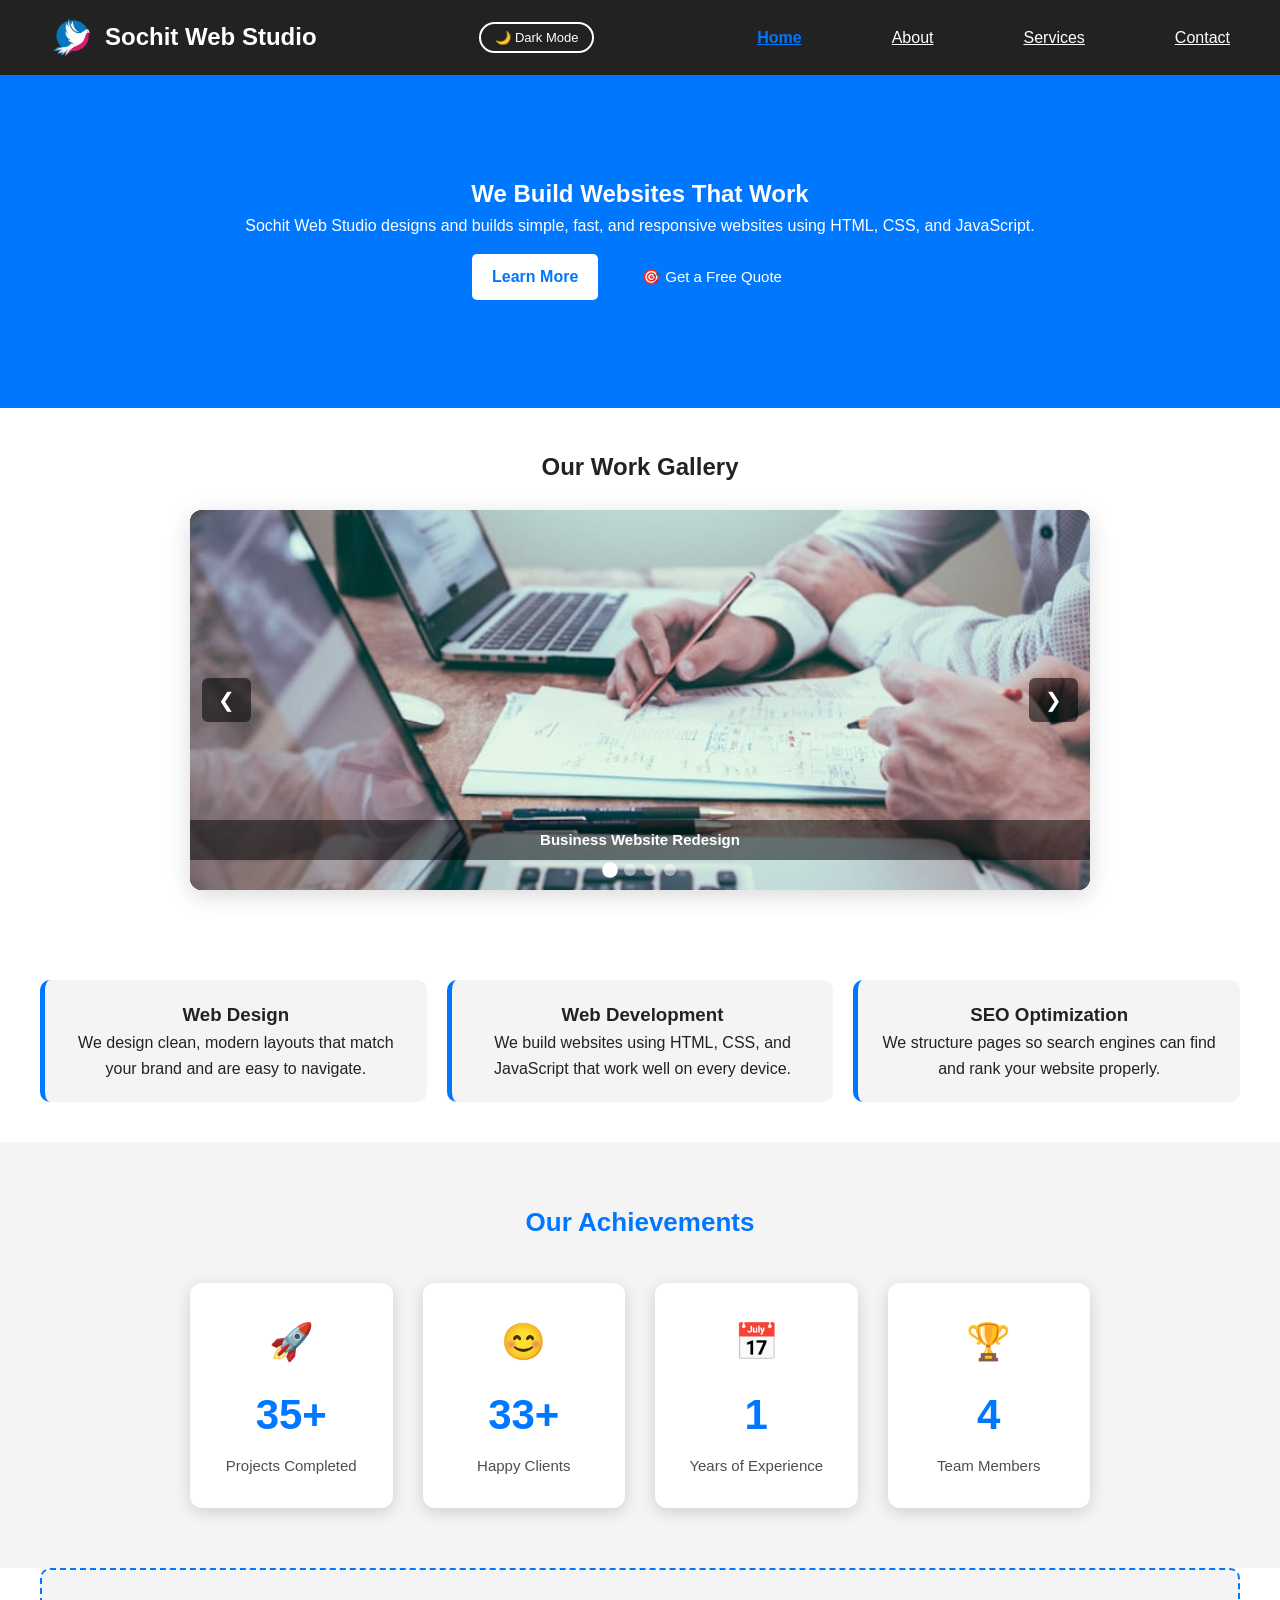
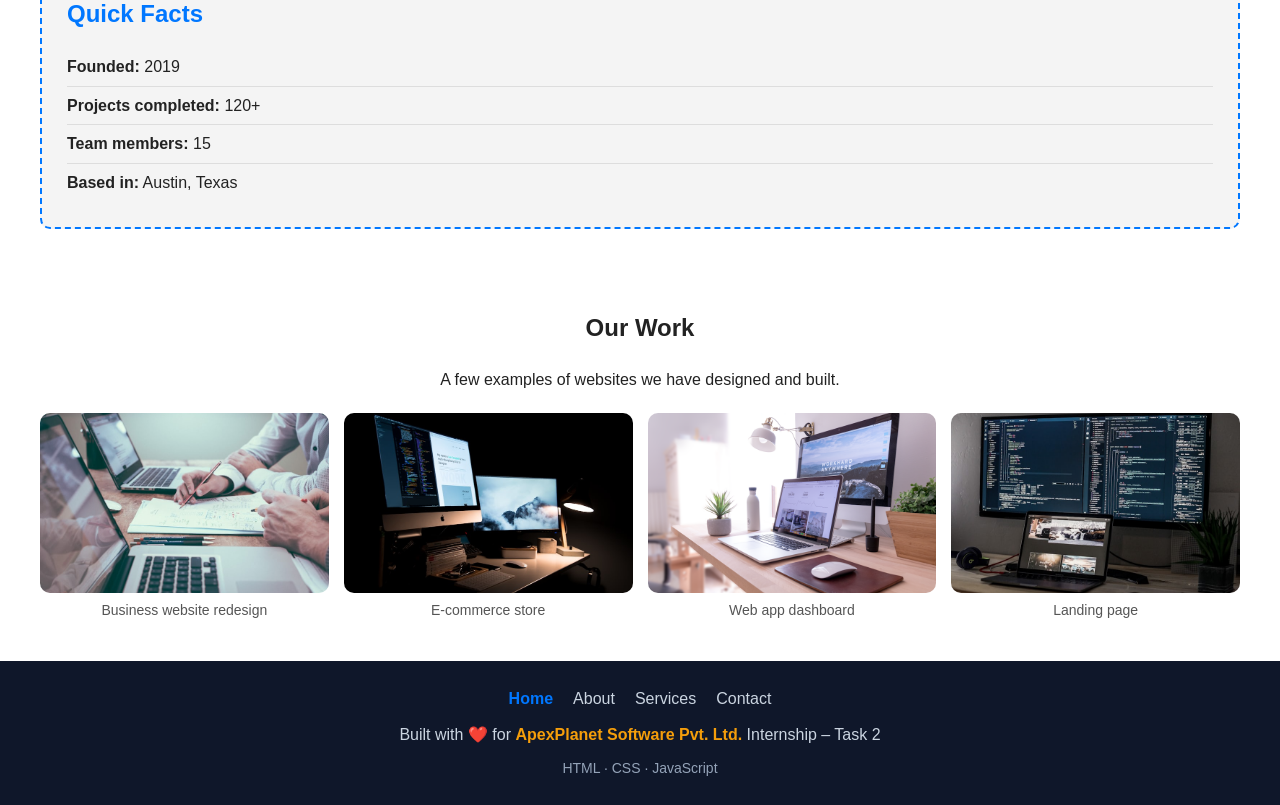
<file: index.html>
<!doctype html>
<html lang="en">
    <head>
        <meta charset="UTF-8" />
        <meta name="viewport" content="width=device-width, initial-scale=1.0" />
        <title>Home — Sochit Web Studio</title>
        <link rel="stylesheet" href="css/style.css" />
        <script>
            document.documentElement.setAttribute(
                "data-theme",
                localStorage.getItem("theme") || "light"
            );
        </script>
    </head>
    <body>
        <header>
            <nav class="navbar">
                <div class="logo-title">
                    <img
                        src="images/logo.png"
                        alt="Sochit Web Studio logo"
                        class="logo"
                    />
                    <h2 class="title">Sochit Web Studio</h2>
                </div>
                <div class="navbar-controls">
                    <button
                        id="theme-toggle"
                        aria-label="Toggle dark/light mode"
                    >
                        🌙 Dark Mode
                    </button>
                    <button
                        id="hamburger"
                        aria-label="Toggle navigation menu"
                        aria-expanded="false"
                    >
                        <span class="bar"></span>
                        <span class="bar"></span>
                        <span class="bar"></span>
                    </button>
                </div>
                <ul class="nav-links">
                    <li><a href="index.html" class="active">Home</a></li>
                    <li><a href="about.html">About</a></li>
                    <li><a href="services.html">Services</a></li>
                    <li><a href="contact.html">Contact</a></li>
                </ul>
            </nav>
        </header>

        <main>
            <!-- Hero -->
            <section class="hero">
                <h1>We Build Websites That Work</h1>
                <p>
                    Sochit Web Studio designs and builds simple, fast, and
                    responsive websites using HTML, CSS, and JavaScript.
                </p>
                <a href="about.html" class="btn">Learn More</a>
                &nbsp;&nbsp;
                <button class="btn-modal" data-modal-open>
                    🎯 Get a Free Quote
                </button>
            </section>

            <!-- Image Slider / Carousel -->
            <section class="slider-section">
                <h2>Our Work Gallery</h2>
                <div class="slider" role="region" aria-label="Image gallery">
                    <div class="slides-track">
                        <div class="slide">
                            <img
                                src="images/gallery1.jpeg"
                                alt="Business website redesign"
                            />
                            <p class="slide-caption">
                                Business Website Redesign
                            </p>
                        </div>
                        <div class="slide">
                            <img
                                src="images/gallery2.jpeg"
                                alt="E-commerce store"
                            />
                            <p class="slide-caption">E-Commerce Store</p>
                        </div>
                        <div class="slide">
                            <img
                                src="images/gallery3.png"
                                alt="Web app dashboard"
                            />
                            <p class="slide-caption">Web App Dashboard</p>
                        </div>
                        <div class="slide">
                            <img
                                src="images/gallery4.jpeg"
                                alt="Landing page design"
                            />
                            <p class="slide-caption">Landing Page Design</p>
                        </div>
                    </div>
                    <button class="slider-prev" aria-label="Previous slide">
                        &#10094;
                    </button>
                    <button class="slider-next" aria-label="Next slide">
                        &#10095;
                    </button>
                    <div
                        class="slider-dots"
                        role="tablist"
                        aria-label="Slides"
                    ></div>
                </div>
            </section>

            <!-- Cards -->
            <section class="cards">
                <article class="card">
                    <h3>Web Design</h3>
                    <p>
                        We design clean, modern layouts that match your brand
                        and are easy to navigate.
                    </p>
                </article>
                <article class="card">
                    <h3>Web Development</h3>
                    <p>
                        We build websites using HTML, CSS, and JavaScript that
                        work well on every device.
                    </p>
                </article>
                <article class="card">
                    <h3>SEO Optimization</h3>
                    <p>
                        We structure pages so search engines can find and rank
                        your website properly.
                    </p>
                </article>
            </section>

            <!-- Animated Counters -->
            <section class="counters-section" id="counters">
                <h2>Our Achievements</h2>
                <div class="counters-grid">
                    <div class="counter-card">
                        <div class="counter-icon">🚀</div>
                        <span
                            class="counter-number"
                            data-target="120"
                            data-suffix="+"
                            >0+</span
                        >
                        <p class="counter-label">Projects Completed</p>
                    </div>
                    <div class="counter-card">
                        <div class="counter-icon">😊</div>
                        <span
                            class="counter-number"
                            data-target="114"
                            data-suffix="+"
                            >0+</span
                        >
                        <p class="counter-label">Happy Clients</p>
                    </div>
                    <div class="counter-card">
                        <div class="counter-icon">📅</div>
                        <span
                            class="counter-number"
                            data-target="6"
                            data-suffix=""
                            >0</span
                        >
                        <p class="counter-label">Years of Experience</p>
                    </div>
                    <div class="counter-card">
                        <div class="counter-icon">🏆</div>
                        <span
                            class="counter-number"
                            data-target="15"
                            data-suffix=""
                            >0</span
                        >
                        <p class="counter-label">Team Members</p>
                    </div>
                </div>
            </section>

            <!-- Quick Facts Aside -->
            <aside class="info-box" aria-label="Quick facts about Sochit">
                <h2>Quick Facts</h2>
                <ul>
                    <li><strong>Founded:</strong> 2019</li>
                    <li><strong>Projects completed:</strong> 120+</li>
                    <li><strong>Team members:</strong> 15</li>
                    <li><strong>Based in:</strong> Austin, Texas</li>
                </ul>
            </aside>

            <!-- Gallery Grid -->
            <section class="gallery">
                <h2>Our Work</h2>
                <p style="text-align: center; margin-bottom: 20px">
                    A few examples of websites we have designed and built.
                </p>
                <div class="gallery-grid">
                    <figure>
                        <img
                            src="images/gallery1.jpeg"
                            alt="Homepage design for a small business website"
                        />
                        <figcaption>Business website redesign</figcaption>
                    </figure>
                    <figure>
                        <img
                            src="images/gallery2.jpeg"
                            alt="Product page layout for an online store"
                        />
                        <figcaption>E-commerce store</figcaption>
                    </figure>
                    <figure>
                        <img
                            src="images/gallery3.png"
                            alt="Dashboard screen for a web application"
                        />
                        <figcaption>Web app dashboard</figcaption>
                    </figure>
                    <figure>
                        <img
                            src="images/gallery4.jpeg"
                            alt="Landing page design for a marketing campaign"
                        />
                        <figcaption>Landing page</figcaption>
                    </figure>
                </div>
            </section>
        </main>

        <!-- Modal Popup -->
        <div
            id="quote-modal"
            class="modal-overlay"
            role="dialog"
            aria-modal="true"
            aria-labelledby="modal-title"
            aria-hidden="true"
        >
            <div class="modal-box">
                <button class="modal-close" aria-label="Close modal">
                    &times;
                </button>
                <h2 id="modal-title">🎯 Get a Free Quote</h2>
                <p>
                    Tell us about your project and we'll get back to you within
                    24 hours with a custom quote.
                </p>
                <div class="modal-form">
                    <input
                        type="text"
                        id="quote-name"
                        placeholder="Your Name"
                    />

                    <input
                        type="email"
                        id="quote-email"
                        placeholder="Your Email"
                    />

                    <select id="quote-service">
                        <option value="" disabled selected>
                            Select a Service
                        </option>
                        <option>Website Design</option>
                        <option>Web Development</option>
                        <option>E-Commerce</option>
                        <option>SEO Setup</option>
                    </select>

                    <p id="quote-status" aria-live="polite"></p>

                    <button type="submit" id="quote-submit">
                        Submit Request
                    </button>
                </div>
            </div>
        </div>

        <!-- Back To Top Button -->
        <button id="back-to-top" aria-label="Back to top"><b>↑</b></button>

        <footer class="footer">
            <ul class="footer-links">
                <li><a href="index.html" class="active">Home</a></li>
                <li><a href="about.html">About</a></li>
                <li><a href="services.html">Services</a></li>
                <li><a href="contact.html">Contact</a></li>
            </ul>
            <p>
                Built with ❤️ for
                <span class="company-name">ApexPlanet Software Pvt. Ltd.</span>
                Internship – Task 2
            </p>
            <p class="tech-stack">HTML · CSS · JavaScript</p>
        </footer>

        <script src="js/script.js"></script>
    </body>
</html>
</file>
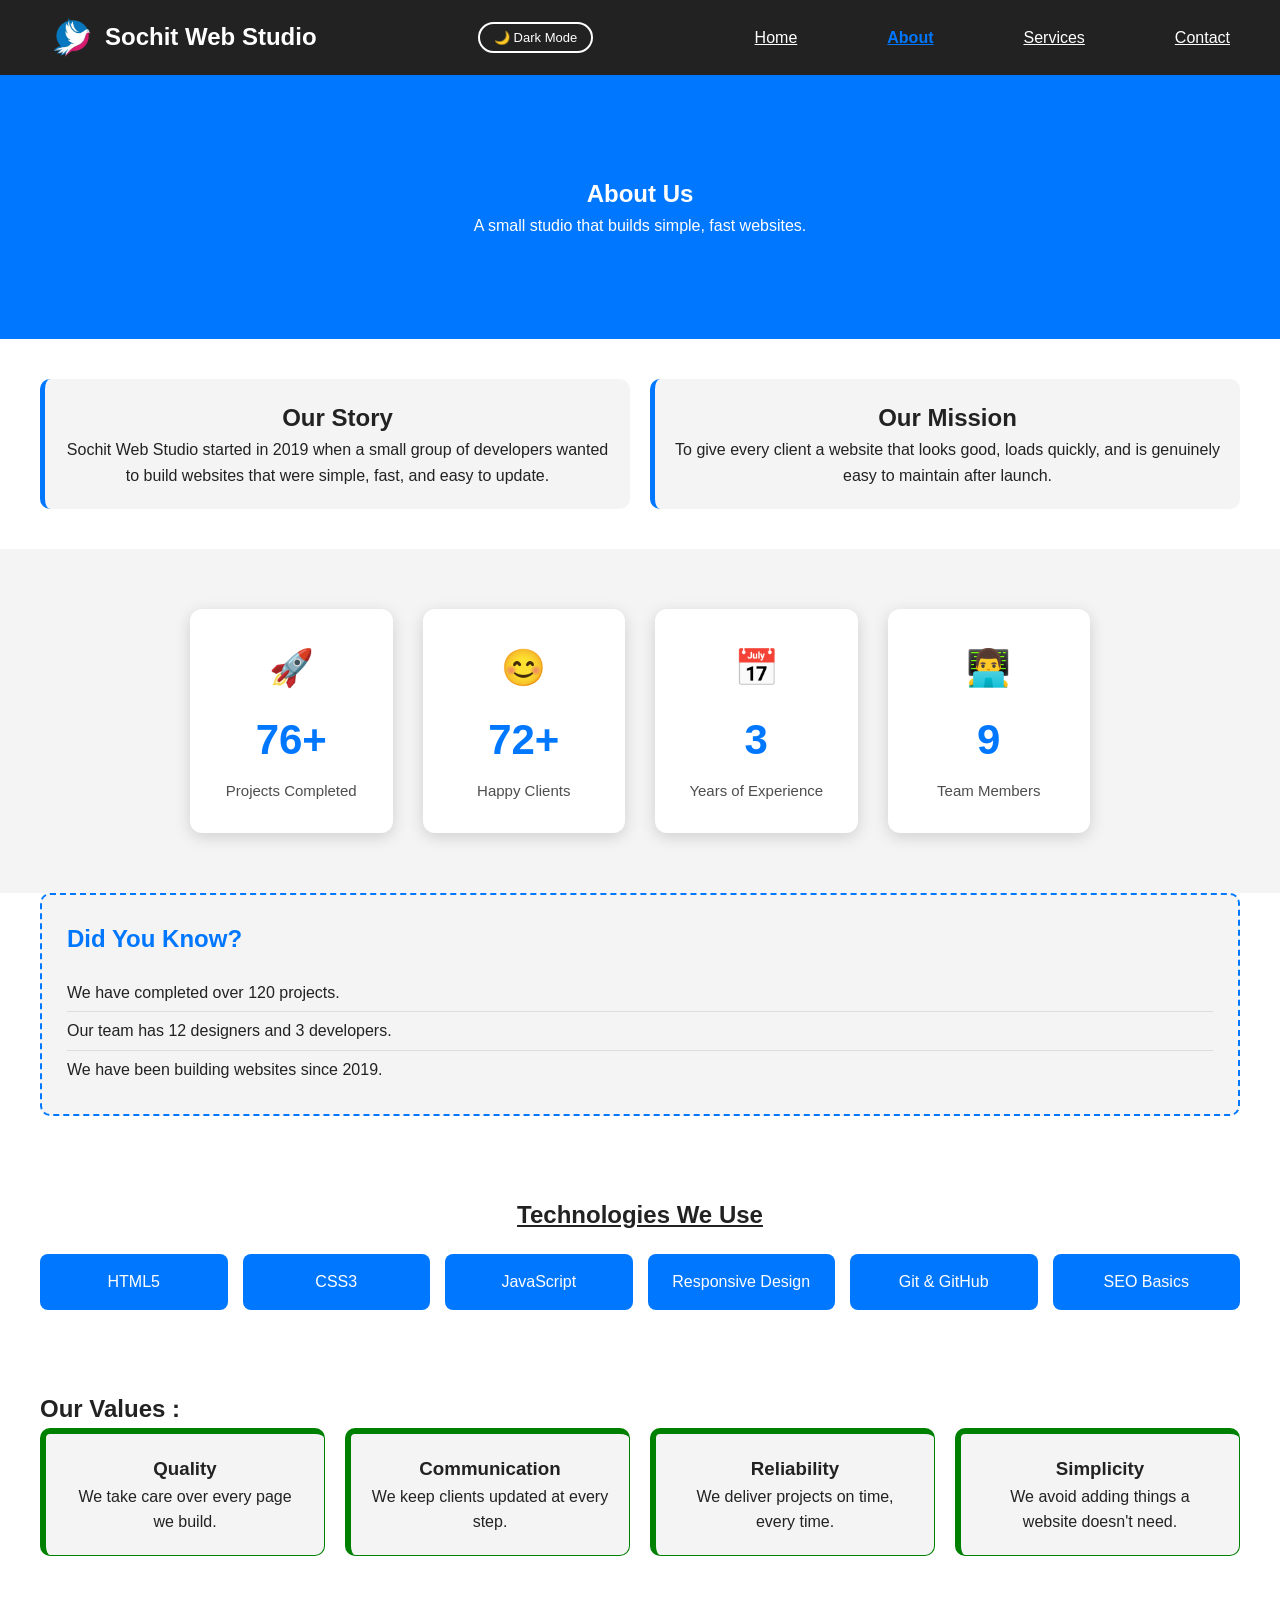
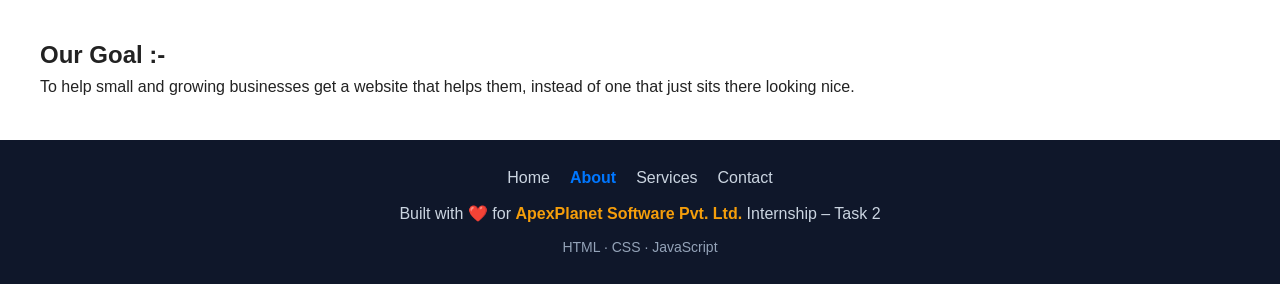
<file: about.html>
<!doctype html>
<html lang="en">
    <head>
        <meta charset="UTF-8" />
        <meta name="viewport" content="width=device-width, initial-scale=1.0" />
        <title>About</title>
        <link rel="stylesheet" href="css/style.css" />
        <script>
            document.documentElement.setAttribute(
                "data-theme",
                localStorage.getItem("theme") || "light"
            );
        </script>
    </head>
    <body>
        <header>
            <nav class="navbar">
                <div class="logo-title">
                    <img
                        src="images/logo.png"
                        alt="Sochit Web Studio logo"
                        class="logo"
                    />
                    <h2 class="title">Sochit Web Studio</h2>
                </div>
                <div class="navbar-controls">
                    <button
                        id="theme-toggle"
                        aria-label="Toggle dark/light mode"
                    >
                        🌙 Dark Mode
                    </button>
                    <button
                        id="hamburger"
                        aria-label="Toggle navigation menu"
                        aria-expanded="false"
                    >
                        <span class="bar"></span>
                        <span class="bar"></span>
                        <span class="bar"></span>
                    </button>
                </div>
                <ul class="nav-links">
                    <li><a href="index.html">Home</a></li>
                    <li><a href="about.html" class="active">About</a></li>
                    <li><a href="services.html">Services</a></li>
                    <li><a href="contact.html">Contact</a></li>
                </ul>
            </nav>
        </header>

        <main>
            <section class="hero">
                <h1>About Us</h1>
                <p>A small studio that builds simple, fast websites.</p>
            </section>

            <section class="cards">
                <article class="card">
                    <h2>Our Story</h2>
                    <p>
                        Sochit Web Studio started in 2019 when a small group of
                        developers wanted to build websites that were simple,
                        fast, and easy to update.
                    </p>
                </article>
                <article class="card">
                    <h2>Our Mission</h2>
                    <p>
                        To give every client a website that looks good, loads
                        quickly, and is genuinely easy to maintain after launch.
                    </p>
                </article>
            </section>

            <!-- Animated Counters -->
            <section class="counters-section" id="counters">
                <div class="counters-grid">
                    <div class="counter-card">
                        <div class="counter-icon">🚀</div>
                        <span
                            class="counter-number"
                            data-target="120"
                            data-suffix="+"
                            >0+</span
                        >
                        <p class="counter-label">Projects Completed</p>
                    </div>
                    <div class="counter-card">
                        <div class="counter-icon">😊</div>
                        <span
                            class="counter-number"
                            data-target="114"
                            data-suffix="+"
                            >0+</span
                        >
                        <p class="counter-label">Happy Clients</p>
                    </div>
                    <div class="counter-card">
                        <div class="counter-icon">📅</div>
                        <span
                            class="counter-number"
                            data-target="6"
                            data-suffix=""
                            >0</span
                        >
                        <p class="counter-label">Years of Experience</p>
                    </div>
                    <div class="counter-card">
                        <div class="counter-icon">👨‍💻</div>
                        <span
                            class="counter-number"
                            data-target="15"
                            data-suffix=""
                            >0</span
                        >
                        <p class="counter-label">Team Members</p>
                    </div>
                </div>
            </section>

            <aside class="info-box" aria-label="Did you know facts">
                <h2>Did You Know?</h2>
                <ul>
                    <li>We have completed over 120 projects.</li>
                    <li>Our team has 12 designers and 3 developers.</li>
                    <li>We have been building websites since 2019.</li>
                </ul>
            </aside>

            <section class="skills">
                <h2><u>Technologies We Use</u></h2>
                <ul class="skills-grid">
                    <li class="skill">HTML5</li>
                    <li class="skill">CSS3</li>
                    <li class="skill">JavaScript</li>
                    <li class="skill">Responsive Design</li>
                    <li class="skill">Git &amp; GitHub</li>
                    <li class="skill">SEO Basics</li>
                </ul>
            </section>

            <section class="strengths">
                <h2>Our Values :</h2>
                <div class="strength-grid">
                    <article class="strength-card">
                        <h3>Quality</h3>
                        <p>We take care over every page we build.</p>
                    </article>
                    <article class="strength-card">
                        <h3>Communication</h3>
                        <p>We keep clients updated at every step.</p>
                    </article>
                    <article class="strength-card">
                        <h3>Reliability</h3>
                        <p>We deliver projects on time, every time.</p>
                    </article>
                    <article class="strength-card">
                        <h3>Simplicity</h3>
                        <p>We avoid adding things a website doesn't need.</p>
                    </article>
                </div>
            </section>

            <section class="page-content">
                <h2>Our Goal :-</h2>
                <p>
                    To help small and growing businesses get a website that
                    helps them, instead of one that just sits there looking
                    nice.
                </p>
            </section>
        </main>

        <!-- Back To Top Button -->
        <button id="back-to-top" aria-label="Back to top"><b>↑</b></button>

        <footer class="footer">
            <ul class="footer-links">
                <li><a href="index.html">Home</a></li>
                <li><a href="about.html" class="active">About</a></li>
                <li><a href="services.html">Services</a></li>
                <li><a href="contact.html">Contact</a></li>
            </ul>
            <p>
                Built with ❤️ for
                <span class="company-name">ApexPlanet Software Pvt. Ltd.</span>
                Internship – Task 2
            </p>
            <p class="tech-stack">HTML · CSS · JavaScript</p>
        </footer>

        <script src="js/script.js"></script>
    </body>
</html>
</file>
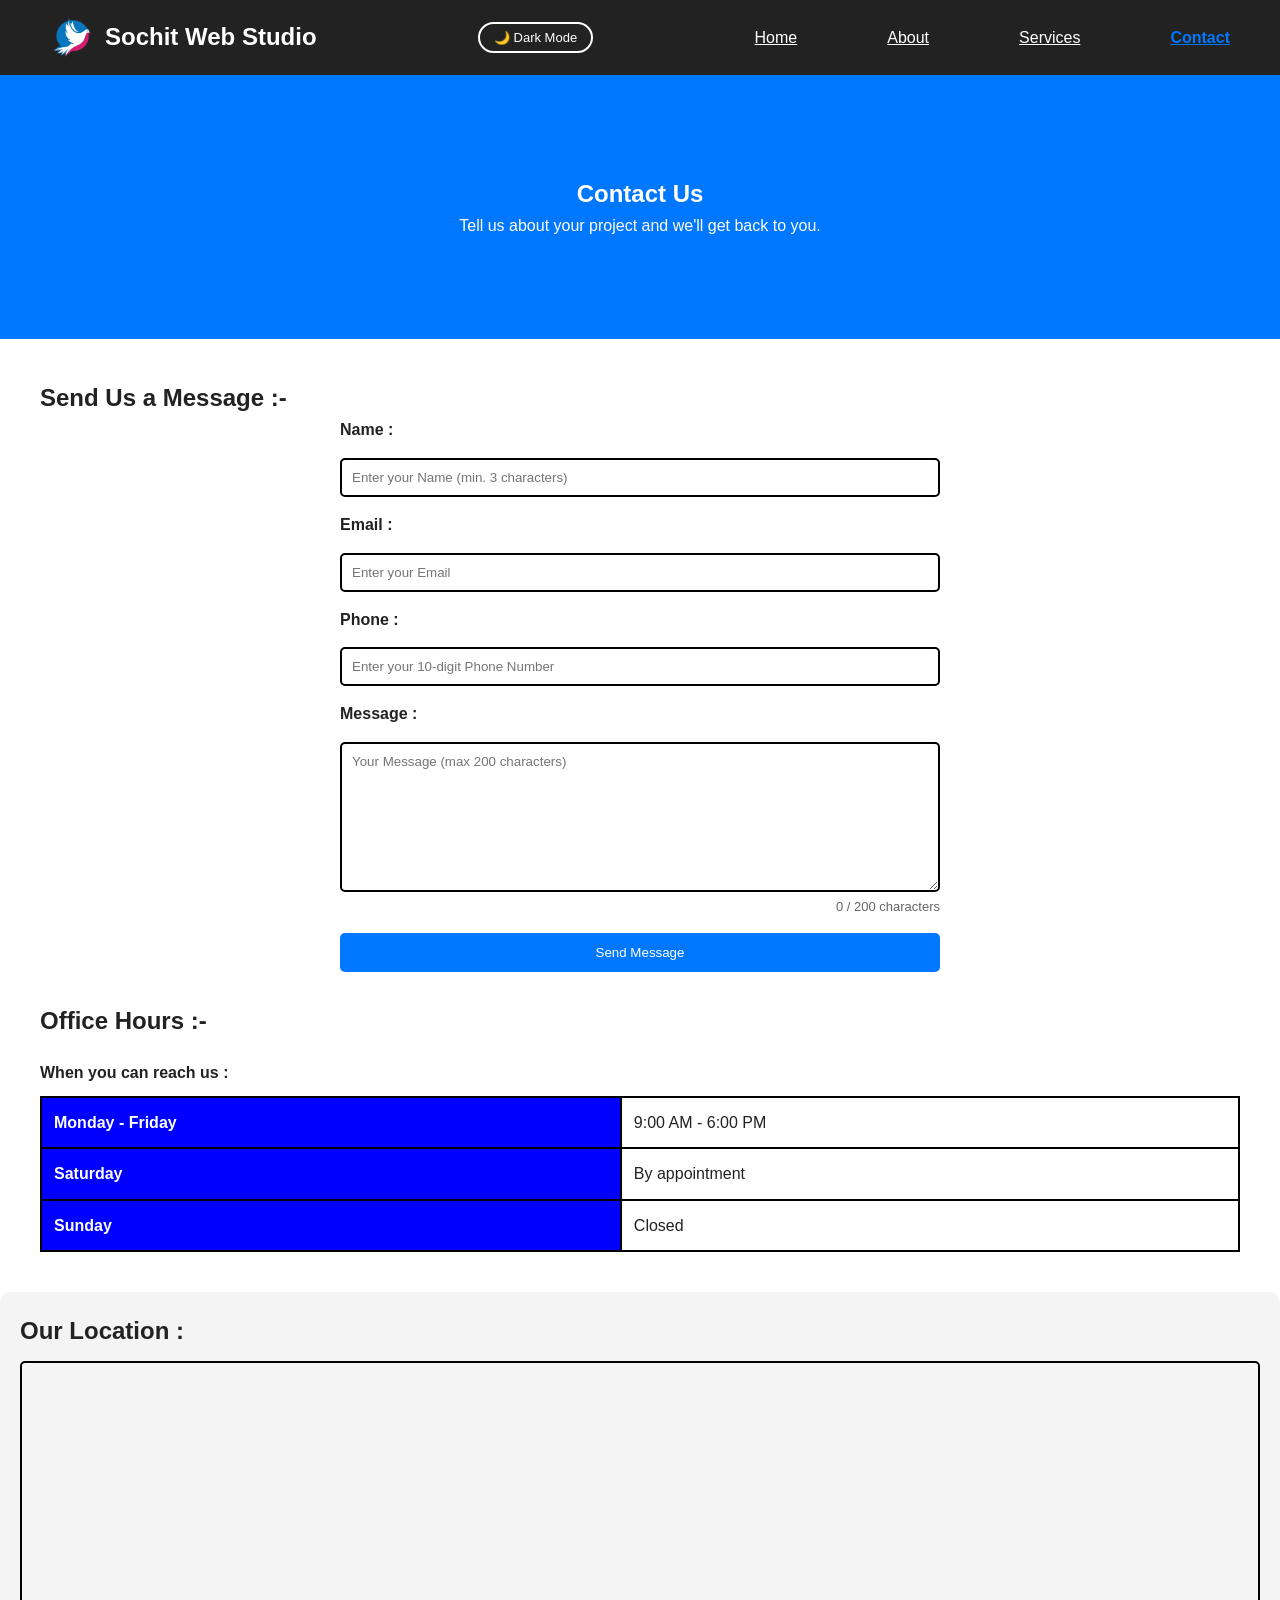
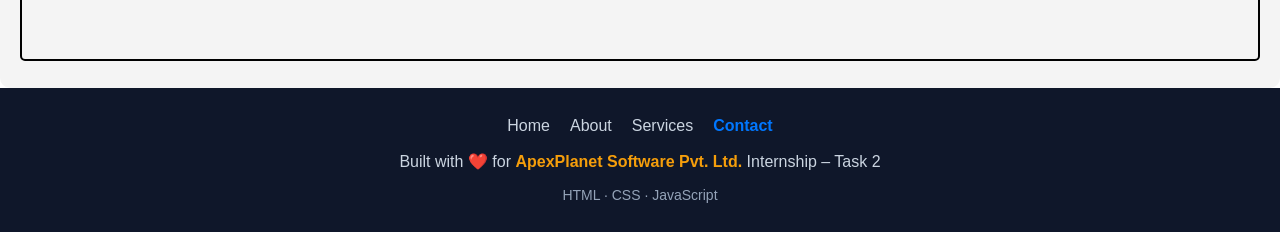
<file: contact.html>
<!doctype html>
<html lang="en">
    <head>
        <meta charset="UTF-8" />
        <meta name="viewport" content="width=device-width, initial-scale=1.0" />
        <title>Contact — Sochit Web Studio</title>
        <link rel="stylesheet" href="css/style.css" />
        <script>
            document.documentElement.setAttribute(
                "data-theme",
                localStorage.getItem("theme") || "light"
            );
        </script>
    </head>
    <body>
        <header>
            <nav class="navbar">
                <div class="logo-title">
                    <img
                        src="images/logo.png"
                        alt="Sochit Web Studio logo"
                        class="logo"
                    />
                    <h2 class="title">Sochit Web Studio</h2>
                </div>
                <div class="navbar-controls">
                    <button
                        id="theme-toggle"
                        aria-label="Toggle dark/light mode"
                    >
                        🌙 Dark Mode
                    </button>
                    <button
                        id="hamburger"
                        aria-label="Toggle navigation menu"
                        aria-expanded="false"
                    >
                        <span class="bar"></span>
                        <span class="bar"></span>
                        <span class="bar"></span>
                    </button>
                </div>
                <ul class="nav-links">
                    <li><a href="index.html">Home</a></li>
                    <li><a href="about.html">About</a></li>
                    <li><a href="services.html">Services</a></li>
                    <li><a href="contact.html" class="active">Contact</a></li>
                </ul>
            </nav>
        </header>

        <main>
            <section class="hero">
                <h1>Contact Us</h1>
                <p>Tell us about your project and we'll get back to you.</p>
            </section>

            <section class="page-content">
                <h2>Send Us a Message :-</h2>
                <form class="contact-form" id="contact-form" novalidate>
                    <label for="name">Name :</label>
                    <input
                        type="text"
                        id="name"
                        name="name"
                        placeholder="Enter your Name (min. 3 characters)"
                        required
                        autocomplete="name"
                    />

                    <label for="email">Email :</label>
                    <input
                        type="email"
                        id="email"
                        name="email"
                        placeholder="Enter your Email"
                        required
                        autocomplete="email"
                    />

                    <label for="phone">Phone :</label>
                    <input
                        type="tel"
                        id="phone"
                        name="phone"
                        placeholder="Enter your 10-digit Phone Number"
                        autocomplete="tel"
                        maxlength="10"
                    />

                    <label for="message">Message :</label>
                    <textarea
                        id="message"
                        name="message"
                        placeholder="Your Message (max 200 characters)"
                        required
                        maxlength="200"
                    ></textarea>
                    <span id="char-counter">0 / 200 characters</span>

                    <button type="submit">Send Message</button>
                </form>

                <p
                    id="form-status"
                    aria-live="polite"
                    style="
                        text-align: center;
                        font-weight: bold;
                        margin-top: 10px;
                    "
                ></p>

                <h2>Office Hours :-</h2>
                <table>
                    <caption>
                        When you can reach us :
                    </caption>
                    <tr>
                        <th>Monday - Friday</th>
                        <td>9:00 AM - 6:00 PM</td>
                    </tr>
                    <tr>
                        <th>Saturday</th>
                        <td>By appointment</td>
                    </tr>
                    <tr>
                        <th>Sunday</th>
                        <td>Closed</td>
                    </tr>
                </table>
            </section>

            <aside class="location-box" aria-label="Our location">
                <h2>Our Location :</h2>
                <p></p>
                <iframe
                    src="https://www.google.com/maps/embed?pb=!1m18!1m12!1m3!1d7026.47264655922!2d76.43246410252465!3d28.291164503411572!2m3!1f0!2f0!3f0!3m2!1i1024!2i768!4f13.1!3m3!1m2!1s0x3912a0be8d1713b1%3A0xa3540c7e63eacaa1!2sMasit%2C%20Haryana%20123411!5e0!3m2!1sen!2sin!4v1781422133853!5m2!1sen!2sin"
                    loading="lazy"
                    title="Our office location"
                ></iframe>
            </aside>
        </main>

        <!-- Back To Top Button -->
        <button id="back-to-top" aria-label="Back to top"><b>↑</b></button>

        <footer class="footer">
            <ul class="footer-links">
                <li><a href="index.html">Home</a></li>
                <li><a href="about.html">About</a></li>
                <li><a href="services.html">Services</a></li>
                <li><a href="contact.html" class="active">Contact</a></li>
            </ul>
            <p>
                Built with ❤️ for
                <span class="company-name">ApexPlanet Software Pvt. Ltd.</span>
                Internship – Task 2
            </p>
            <p class="tech-stack">HTML · CSS · JavaScript</p>
        </footer>

        <script src="js/script.js"></script>
    </body>
</html>
</file>
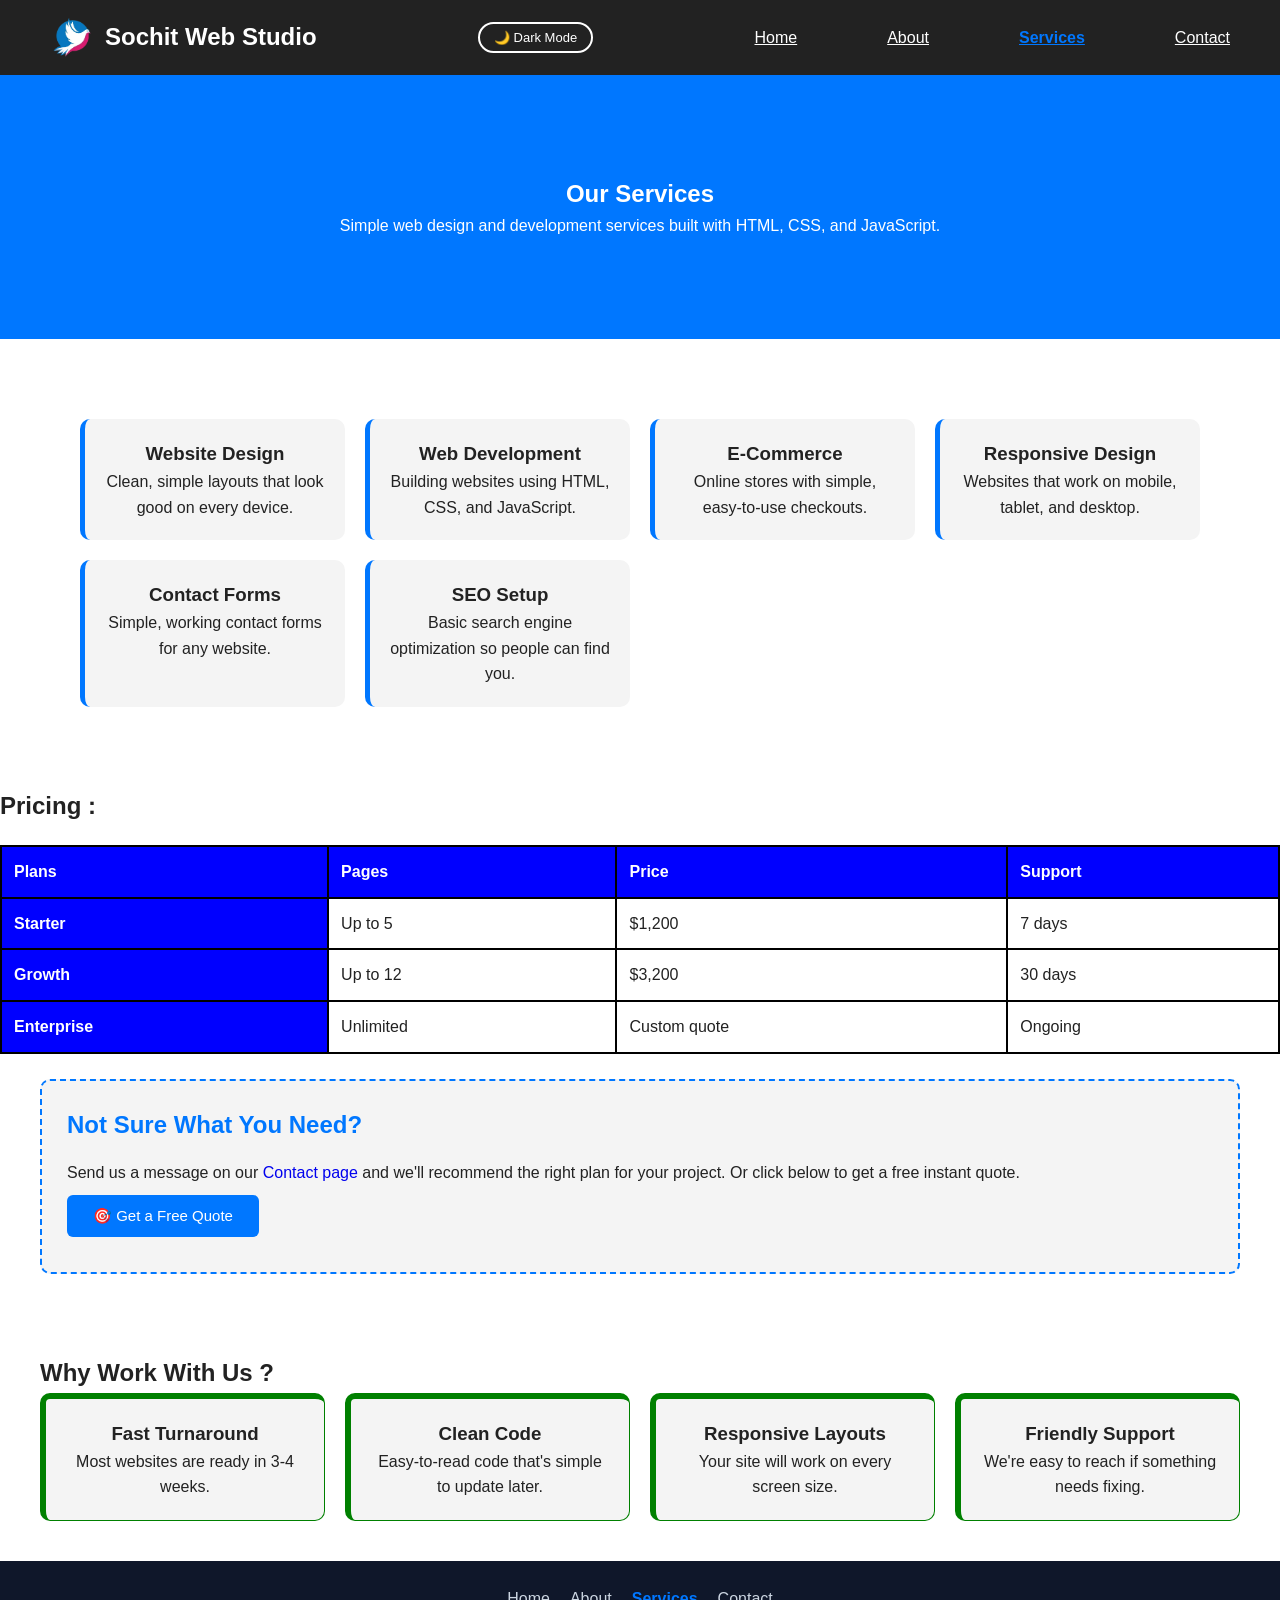
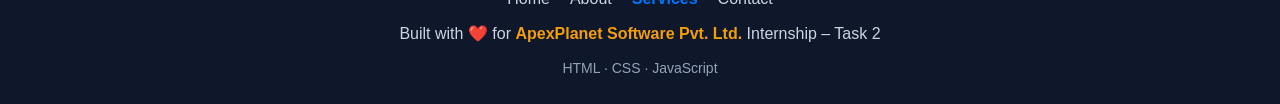
<file: services.html>
<!doctype html>
<html lang="en">
    <head>
        <meta charset="UTF-8" />
        <meta name="viewport" content="width=device-width, initial-scale=1.0" />
        <title>Services</title>
        <link rel="stylesheet" href="css/style.css" />
        <script>
            document.documentElement.setAttribute(
                "data-theme",
                localStorage.getItem("theme") || "light"
            );
        </script>
    </head>
    <body>
        <header>
            <nav class="navbar">
                <div class="logo-title">
                    <img
                        src="images/logo.png"
                        alt="Sochit Web Studio logo"
                        class="logo"
                    />
                    <h2 class="title">Sochit Web Studio</h2>
                </div>
                <div class="navbar-controls">
                    <button
                        id="theme-toggle"
                        aria-label="Toggle dark/light mode"
                    >
                        🌙 Dark Mode
                    </button>
                    <button
                        id="hamburger"
                        aria-label="Toggle navigation menu"
                        aria-expanded="false"
                    >
                        <span class="bar"></span>
                        <span class="bar"></span>
                        <span class="bar"></span>
                    </button>
                </div>
                <ul class="nav-links">
                    <li><a href="index.html">Home</a></li>
                    <li><a href="about.html">About</a></li>
                    <li><a href="services.html" class="active">Services</a></li>
                    <li><a href="contact.html">Contact</a></li>
                </ul>
            </nav>
        </header>

        <main>
            <section class="hero">
                <h1>Our Services</h1>
                <p>
                    Simple web design and development services built with HTML,
                    CSS, and JavaScript.
                </p>
            </section>

            <section class="page-content">
                <div class="cards">
                    <article class="card">
                        <h3>Website Design</h3>
                        <p>
                            Clean, simple layouts that look good on every
                            device.
                        </p>
                    </article>
                    <article class="card">
                        <h3>Web Development</h3>
                        <p>
                            Building websites using HTML, CSS, and JavaScript.
                        </p>
                    </article>
                    <article class="card">
                        <h3>E-Commerce</h3>
                        <p>Online stores with simple, easy-to-use checkouts.</p>
                    </article>
                    <article class="card">
                        <h3>Responsive Design</h3>
                        <p>
                            Websites that work on mobile, tablet, and desktop.
                        </p>
                    </article>
                    <article class="card">
                        <h3>Contact Forms</h3>
                        <p>Simple, working contact forms for any website.</p>
                    </article>
                    <article class="card">
                        <h3>SEO Setup</h3>
                        <p>
                            Basic search engine optimization so people can find
                            you.
                        </p>
                    </article>
                </div>
            </section>

            <section class="table-content">
                <h2>Pricing :</h2>
                <table>
                    <tr>
                        <th>Plans</th>
                        <th>Pages</th>
                        <th>Price</th>
                        <th>Support</th>
                    </tr>
                    <tr>
                        <th>Starter</th>
                        <td>Up to 5</td>
                        <td>$1,200</td>
                        <td>7 days</td>
                    </tr>
                    <tr>
                        <th>Growth</th>
                        <td>Up to 12</td>
                        <td>$3,200</td>
                        <td>30 days</td>
                    </tr>
                    <tr>
                        <th>Enterprise</th>
                        <td>Unlimited</td>
                        <td>Custom quote</td>
                        <td>Ongoing</td>
                    </tr>
                </table>
                <br />
            </section>

            <aside class="info-box" aria-label="Free quote prompt">
                <h2>Not Sure What You Need?</h2>
                <p>
                    Send us a message on our
                    <a href="contact.html">Contact page</a> and we'll recommend
                    the right plan for your project. Or click below to get a
                    free instant quote.
                </p>
                <button class="btn-modal" data-modal-open>
                    🎯 Get a Free Quote
                </button>
            </aside>

            <section class="strengths">
                <h2>Why Work With Us ?</h2>
                <div class="strength-grid">
                    <article class="strength-card">
                        <h3>Fast Turnaround</h3>
                        <p>Most websites are ready in 3-4 weeks.</p>
                    </article>
                    <article class="strength-card">
                        <h3>Clean Code</h3>
                        <p>Easy-to-read code that's simple to update later.</p>
                    </article>
                    <article class="strength-card">
                        <h3>Responsive Layouts</h3>
                        <p>Your site will work on every screen size.</p>
                    </article>
                    <article class="strength-card">
                        <h3>Friendly Support</h3>
                        <p>We're easy to reach if something needs fixing.</p>
                    </article>
                </div>
            </section>
        </main>

        <!-- Modal Popup -->
        <div
            id="quote-modal"
            class="modal-overlay"
            role="dialog"
            aria-modal="true"
            aria-labelledby="modal-title"
            aria-hidden="true"
        >
            <div class="modal-box">
                <button class="modal-close" aria-label="Close modal">
                    &times;
                </button>
                <h2 id="modal-title">🎯 Get a Free Quote</h2>
                <p>
                    Tell us about your project and we'll get back to you within
                    24 hours with a custom quote.
                </p>
                <div class="modal-form">
                    <input
                        type="text"
                        id="quote-name"
                        placeholder="Your Name"
                        aria-label="Your name"
                    />

                    <input
                        type="email"
                        id="quote-email"
                        placeholder="Your Email"
                        aria-label="Your email"
                    />

                    <select id="quote-service" aria-label="Select service">
                        <option value="" disabled selected>
                            Select a Service
                        </option>
                        <option>Website Design</option>
                        <option>Web Development</option>
                        <option>E-Commerce</option>
                        <option>SEO Setup</option>
                    </select>

                    <p id="quote-status"></p>

                    <button type="submit" id="quote-submit">
                        Submit Request
                    </button>
                </div>
            </div>
        </div>

        <!-- Back To Top Button -->
        <button id="back-to-top" aria-label="Back to top"><b>↑</b></button>

        <footer class="footer">
            <ul class="footer-links">
                <li><a href="index.html">Home</a></li>
                <li><a href="about.html">About</a></li>
                <li><a href="services.html" class="active">Services</a></li>
                <li><a href="contact.html">Contact</a></li>
            </ul>
            <p>
                Built with ❤️ for
                <span class="company-name">ApexPlanet Software Pvt. Ltd.</span>
                Internship – Task 2
            </p>
            <p class="tech-stack">HTML · CSS · JavaScript</p>
        </footer>

        <script src="js/script.js"></script>
    </body>
</html>
</file>
<file: css/style.css>
/* ==========================
   Global Styles
========================== */

* {
    margin: 0;
    padding: 0;
    box-sizing: border-box;
    font-family: Arial, sans-serif;
}

body {
    line-height: 1.6;
    display: flex;
    flex-direction: column;
    min-height: 100vh;
}

main {
    flex: 1;
}

a {
    text-decoration: none;
}

img {
    max-width: 100%;
    display: block;
}

/* ==========================
   Header / Navbar
========================== */

.navbar {
    background: #222;
    color: white;
    display: flex;
    justify-content: space-between;
    align-items: center;
    flex-wrap: wrap;
    padding: 15px 50px;
}

.logo-title {
    display: flex;
    align-items: center;
    gap: 10px;
}

.logo {
    width: 45px;
    height: 45px;
}

.title {
    font-size: 24px;
}

.nav-links {
    display: flex;
    list-style: none;
    gap: 90px;
}

.nav-links a {
    color: white;
    text-decoration: underline;
}

.nav-links a.active {
    color: #0077ff;
    font-weight: bold;
    text-decoration: underline;
}

.nav-links a:hover,
.nav-links a:focus {
    color: #0077ff;
}

/* ==========================
   Hero Section
========================== */

.hero {
    background: #0077ff;
    color: white;
    text-align: center;
    padding: 100px 20px;
}

.btn {
    background: white;
    color: #0077ff;
    padding: 10px 20px;
    display: inline-block;
    margin-top: 15px;
    border-radius: 5px;
    font-weight: bold;
}

.btn:hover {
    background: #222;
    color: white;
}

/* ==========================
   Cards Section (article cards)
========================== */

.cards {
    display: grid;
    grid-template-columns: repeat(auto-fit, minmax(250px, 1fr));
    gap: 20px;
    padding: 40px;
}

.card {
    background: #f4f4f4;
    padding: 20px;
    border-radius: 10px;
    text-align: center;
    border-left: 5px solid #0077ff;
    transition: transform 0.2s ease;
}

.card:hover {
    transform: translateY(-5px);
}

/* ==========================
   Aside / Sidebar boxes
========================== */

aside.info-box {
    background: #f4f4f4;
    border: 2px dashed #0077ff;
    border-radius: 10px;
    padding: 25px;
    margin: 0 40px 40px;
}

aside.info-box h2 {
    margin-bottom: 15px;
    color: #0077ff;
}

aside.info-box ul {
    list-style: none;
}

aside.info-box li {
    padding: 6px 0;
    border-bottom: 1px solid #ddd;
}

aside.info-box li:last-child {
    border-bottom: none;
}

/* ==========================
   Gallery / Portfolio Section
========================== */

.gallery {
    padding: 40px;
}

.gallery h2 {
    text-align: center;
    margin-bottom: 20px;
}

.gallery-grid {
    display: grid;
    grid-template-columns: repeat(auto-fit, minmax(220px, 1fr));
    gap: 15px;
}

.gallery-grid figure {
    margin: 0;
}

.gallery-grid img {
    width: 100%;
    height: 180px;
    object-fit: cover;
    border-radius: 10px;
}

.gallery-grid figcaption {
    text-align: center;
    font-size: 14px;
    margin-top: 6px;
    color: #555;
}

/* ==========================
   Page Content / Tables
========================== */

.page-content {
    padding: 40px;
}

table-content {
    padding: 20px;
}
table {
    width: 100%;
    border-collapse: collapse;
    margin-top: 20px;
}

caption {
    font-weight: bold;
    margin-bottom: 10px;
    text-align: left;
}

th,
td {
    border: 2px solid black;
    padding: 12px;
    text-align: left;
}

th {
    background: blue;
    color: white;
}

/* ==========================
   Skills Section (list)
========================== */

.skills {
    padding: 40px;
}

.skills h2 {
    text-align: center;
    margin-bottom: 20px;
}

.skills-grid {
    display: grid;
    grid-template-columns: repeat(auto-fit, minmax(150px, 1fr));
    gap: 15px;
    list-style: none;
}

.skill {
    background: #0077ff;
    color: white;
    padding: 15px;
    text-align: center;
    border-radius: 8px;
}

/* ==========================
   Strengths / Why Choose Us
========================== */

.strengths {
    padding: 40px;
}

.strength-grid {
    display: grid;
    grid-template-columns: repeat(auto-fit, minmax(200px, 1fr));
    gap: 20px;
}

.strength-card {
    background: #f4f4f4;
    padding: 20px;
    border-radius: 10px;
    text-align: center;
    border-top: 6px solid green;
    border-right: 1px solid green;
    border-bottom: 1px solid green;
    border-left: 6px solid green;
}

/* ==========================
   Contact Form
========================== */

.contact-form {
    display: flex;
    flex-direction: column;
    gap: 15px;
    max-width: 600px;
    margin: 0 auto 30px;
}

.contact-form label {
    font-weight: bold;
}

.contact-form input,
.contact-form textarea {
    width: 100%;
    padding: 10px;
    border: 2px solid black;
    border-radius: 5px;
}

.contact-form textarea {
    height: 150px;
    resize: vertical;
    min-height: 150px;
}

.contact-form button {
    background: #0077ff;
    color: white;
    border: none;
    padding: 12px;
    border-radius: 5px;
    cursor: pointer;
}

.contact-form button:hover {
    background: #222;
}

/* ==========================
   Location (aside on Contact page)
========================== */

.location-box {
    background: #f4f4f4;
    border-radius: 10px;
    padding: 20px;
}

.location-box iframe {
    width: 100%;
    height: 300px;
    border: 2px solid black;
    border-radius: 5px;
    margin-top: 10px;
}

/* ==========================
   Footer
========================== */

.footer {
    background: #0f172a;
    color: #cbd5e1;
    text-align: center;
    padding: 25px 15px;
    margin-top: auto;
}

.footer-links {
    list-style: none;
    display: flex;
    justify-content: center;
    gap: 20px;
    margin-bottom: 10px;
}

.footer-links a {
    color: #cbd5e1;
}

.footer-links a.active {
    color: #0077ff;
    font-weight: bold;
}

.footer-links a:hover {
    color: #0077ff;
}

.company-name {
    color: #f59e0b;
    font-weight: bold;
}

.tech-stack {
    margin-top: 10px;
    color: #94a3b8;
    font-size: 14px;
}

/* ==========================
   Mobile Responsive
========================== */

@media (max-width: 768px) {
    .navbar {
        flex-direction: column;
        padding: 10px 20px;
    }

    .nav-links {
        flex-direction: column;
        gap: 10px;
        margin-top: 10px;
        text-align: center;
    }

    .hero {
        padding: 60px 20px;
    }

    aside.info-box {
        margin: 0 20px 30px;
    }
}

/*TASK 2 — INTERACTIVE COMPONENTS STYLES*/

/* --------------------------------------------
   CSS CUSTOM PROPERTIES — Light & Dark Theme
   -------------------------------------------- */
:root {
    --bg: #ffffff;
    --text: #222222;
    --card-bg: #f4f4f4;
    --aside-bg: #f4f4f4;
    --navbar-bg: #222222;
    --footer-bg: #0f172a;
    --footer-text: #cbd5e1;
    --input-bg: #ffffff;
    --input-border: #000000;
    --table-header: blue;
    --shadow: rgba(0, 0, 0, 0.15);
}

[data-theme="dark"] {
    --bg: #1a1a2e;
    --text: #e2e8f0;
    --card-bg: #2d2d44;
    --aside-bg: #2d2d44;
    --navbar-bg: #0d0d1a;
    --footer-bg: #0d0d1a;
    --footer-text: #94a3b8;
    --input-bg: #2d2d44;
    --input-border: #4a5568;
    --table-header: #1a4b8c;
    --shadow: rgba(0, 0, 0, 0.4);
}

/* Apply theme to core elements */
body {
    background-color: var(--bg);
    color: var(--text);
    transition:
        background-color 0.3s ease,
        color 0.3s ease;
}

.navbar {
    background: var(--navbar-bg);
    transition: background 0.3s ease;
}

.card,
.strength-card {
    background: var(--card-bg);
    color: var(--text);
    transition: background 0.3s ease;
}

aside.info-box,
.location-box {
    background: var(--aside-bg);
    transition: background 0.3s ease;
}

.footer {
    background: var(--footer-bg);
    color: var(--footer-text);
    transition: background 0.3s ease;
}

.contact-form input,
.contact-form textarea {
    background: var(--input-bg);
    border-color: var(--input-border);
    color: var(--text);
    transition:
        background 0.3s ease,
        border-color 0.3s ease;
}

th {
    background: var(--table-header);
}

[data-theme="dark"] .gallery-grid figcaption {
    color: #94a3b8;
}
[data-theme="dark"] .skill {
    background: #1a4b8c;
}

/* ----------------------------------------------------------
   NAVBAR CONTROLS — Theme Toggle & Hamburger
   ---------------------------------------------------------- */
.navbar-controls {
    display: flex;
    align-items: center;
    gap: 12px;
}

#theme-toggle {
    background: transparent;
    border: 2px solid #fff;
    color: #fff;
    padding: 6px 14px;
    border-radius: 20px;
    cursor: pointer;
    font-size: 13px;
    font-family: Arial, sans-serif;
    transition:
        background 0.2s ease,
        color 0.2s ease;
    white-space: nowrap;
}

#theme-toggle:hover {
    background: #fff;
    color: #222;
}

/* ----------------------------------------------------------
   HAMBURGER BUTTON
   ---------------------------------------------------------- */
#hamburger {
    display: none;
    flex-direction: column;
    justify-content: center;
    gap: 5px;
    background: none;
    border: none;
    cursor: pointer;
    padding: 6px;
    z-index: 1100;
}

#hamburger .bar {
    display: block;
    width: 25px;
    height: 3px;
    background: #fff;
    border-radius: 3px;
    transition:
        transform 0.3s ease,
        opacity 0.3s ease;
}

#hamburger.active .bar:nth-child(1) {
    transform: translateY(8px) rotate(45deg);
}
#hamburger.active .bar:nth-child(2) {
    opacity: 0;
}
#hamburger.active .bar:nth-child(3) {
    transform: translateY(-8px) rotate(-45deg);
}

@media (max-width: 768px) {
    #hamburger {
        display: flex;
    }

    .nav-links {
        display: none;
        flex-direction: column;
        gap: 12px;
        width: 100%;
        text-align: center;
        padding: 15px 0;
        border-top: 1px solid #444;
        margin-top: 10px;
    }

    .nav-links.nav-open {
        display: flex;
    }

    .navbar {
        flex-wrap: wrap;
        position: relative;
    }

    .navbar-controls {
        margin-left: auto;
    }
}

/* ----------------------------------------------------------
   BACK TO TOP BUTTON
   ---------------------------------------------------------- */
#back-to-top {
    position: fixed;
    bottom: 30px;
    right: 30px;
    background: #0077ff;
    color: #fff;
    border: none;
    border-radius: 50%;
    width: 48px;
    height: 48px;
    font-size: 20px;
    cursor: pointer;
    opacity: 0;
    pointer-events: none;
    transition:
        opacity 0.3s ease,
        transform 0.3s ease;
    z-index: 999;
    box-shadow: 0 4px 12px var(--shadow);
}

#back-to-top.visible {
    opacity: 1;
    pointer-events: auto;
}

#back-to-top:hover {
    transform: translateY(-4px);
    background: #005fcc;
}

/* ----------------------------------------------------------
   IMAGE SLIDER / CAROUSEL
   ---------------------------------------------------------- */
.slider {
    position: relative;
    width: 100%;
    max-width: 900px;
    margin: 0 auto 40px;
    overflow: hidden;
    border-radius: 12px;
    box-shadow: 0 6px 24px var(--shadow);
    background: #000;
}

.slides-track {
    position: relative;
    width: 100%;
}

.slide {
    display: none;
    width: 100%;
}

.slide.active {
    display: block;
}

.slide img {
    width: 100%;
    height: 380px;
    object-fit: cover;
    border-radius: 12px;
    display: block;
}

.slide-caption {
    position: absolute;
    bottom: 30px;
    left: 0;
    right: 0;
    text-align: center;
    color: #fff;
    background: rgba(0, 0, 0, 0.5);
    padding: 8px 20px;
    font-size: 15px;
    font-weight: bold;
}

.slider-prev,
.slider-next {
    position: absolute;
    top: 50%;
    transform: translateY(-50%);
    background: rgba(0, 0, 0, 0.55);
    color: #fff;
    border: none;
    padding: 10px 16px;
    font-size: 20px;
    cursor: pointer;
    z-index: 10;
    border-radius: 6px;
    transition: background 0.2s ease;
}

.slider-prev {
    left: 12px;
}
.slider-next {
    right: 12px;
}
.slider-prev:hover,
.slider-next:hover {
    background: #0077ff;
}

.slider-dots {
    position: absolute;
    bottom: 14px;
    left: 50%;
    transform: translateX(-50%);
    display: flex;
    gap: 8px;
    z-index: 10;
}

.slider-dot {
    width: 12px;
    height: 12px;
    border-radius: 50%;
    background: rgba(255, 255, 255, 0.5);
    border: none;
    cursor: pointer;
    transition:
        background 0.2s ease,
        transform 0.2s ease;
}

.slider-dot.active {
    background: #fff;
    transform: scale(1.3);
}

/* ----------------------------------------------------------
   MODAL POPUP
   ---------------------------------------------------------- */
.modal-overlay {
    display: none;
    position: fixed;
    inset: 0;
    background: rgba(0, 0, 0, 0.65);
    z-index: 2000;
    justify-content: center;
    align-items: center;
    padding: 20px;
}

.modal-overlay.open {
    display: flex;
}

.modal-box {
    background: var(--bg);
    color: var(--text);
    border-radius: 12px;
    padding: 36px 32px;
    max-width: 520px;
    width: 100%;
    position: relative;
    box-shadow: 0 10px 40px rgba(0, 0, 0, 0.3);
    animation: modalIn 0.25s ease;
}

@keyframes modalIn {
    from {
        opacity: 0;
        transform: scale(0.92) translateY(-20px);
    }
    to {
        opacity: 1;
        transform: scale(1) translateY(0);
    }
}

.modal-close {
    position: absolute;
    top: 14px;
    right: 18px;
    background: none;
    border: none;
    font-size: 24px;
    cursor: pointer;
    color: var(--text);
    line-height: 1;
}

.modal-close:hover {
    color: #0077ff;
}

.modal-box h2 {
    color: #0077ff;
    margin-bottom: 12px;
    font-size: 22px;
}

.modal-box p {
    margin-bottom: 16px;
    line-height: 1.7;
}

.modal-form {
    display: flex;
    flex-direction: column;
    gap: 12px;
}

.modal-form input,
.modal-form select {
    padding: 10px;
    border: 2px solid var(--input-border);
    border-radius: 5px;
    background: var(--input-bg);
    color: var(--text);
    font-family: Arial, sans-serif;
}

.modal-form button {
    background: #0077ff;
    color: #fff;
    border: none;
    padding: 11px;
    border-radius: 5px;
    cursor: pointer;
    font-size: 15px;
}

.modal-form button:hover {
    background: #005fcc;
}

/* Open Modal Button */
.btn-modal {
    background: #0077ff;
    color: #fff;
    padding: 12px 26px;
    border: none;
    border-radius: 6px;
    cursor: pointer;
    font-size: 15px;
    font-family: Arial, sans-serif;
    margin: 10px 0;
    display: inline-block;
    transition: background 0.2s ease;
}

.btn-modal:hover {
    background: #005fcc;
}

/* ----------------------------------------------------------
   FORM VALIDATION STYLES
   ---------------------------------------------------------- */
.field-error {
    color: #e53e3e;
    font-size: 13px;
    margin-top: -8px;
    display: block;
}

.contact-form input.input-error,
.contact-form textarea.input-error {
    border-color: #e53e3e !important;
    background: #fff5f5;
}

.contact-form input.input-valid,
.contact-form textarea.input-valid {
    border-color: #38a169 !important;
    background: #f0fff4;
}

[data-theme="dark"] .contact-form input.input-error,
[data-theme="dark"] .contact-form textarea.input-error {
    background: #3d1515;
}

[data-theme="dark"] .contact-form input.input-valid,
[data-theme="dark"] .contact-form textarea.input-valid {
    background: #1a3a2a;
}

/* Character Counter */
#char-counter {
    text-align: right;
    font-size: 13px;
    color: #666;
    margin-top: -10px;
}

#char-counter.counter-warning {
    color: #e53e3e;
    font-weight: bold;
}

/* ----------------------------------------------------------
   ANIMATED COUNTERS SECTION
   ---------------------------------------------------------- */
.counters-section {
    padding: 60px 40px;
    text-align: center;
    background: var(--card-bg);
    transition: background 0.3s ease;
}

.counters-section h2 {
    margin-bottom: 40px;
    font-size: 26px;
    color: #0077ff;
}

.counters-grid {
    display: grid;
    grid-template-columns: repeat(auto-fit, minmax(180px, 1fr));
    gap: 30px;
    max-width: 900px;
    margin: 0 auto;
}

.counter-card {
    background: var(--bg);
    border-radius: 12px;
    padding: 30px 20px;
    box-shadow: 0 4px 16px var(--shadow);
    transition: transform 0.2s ease;
}

.counter-card:hover {
    transform: translateY(-5px);
}

.counter-icon {
    font-size: 36px;
    margin-bottom: 10px;
}

.counter-number {
    font-size: 42px;
    font-weight: bold;
    color: #0077ff;
    display: block;
}

.counter-label {
    font-size: 15px;
    color: var(--text);
    margin-top: 6px;
    opacity: 0.8;
}

/* ----------------------------------------------------------
   SLIDER SECTION WRAPPER (on home page)
   ---------------------------------------------------------- */
.slider-section {
    padding: 40px 40px 10px;
}

.slider-section h2 {
    text-align: center;
    margin-bottom: 24px;
    font-size: 24px;
}

/* ----------------------------------------------------------
   RESPONSIVE TWEAKS FOR NEW COMPONENTS
   ---------------------------------------------------------- */
@media (max-width: 768px) {
    .slide img {
        height: 220px;
    }
    .counters-section {
        padding: 40px 20px;
    }
    .slider-section {
        padding: 20px 20px 0;
    }
    #back-to-top {
        bottom: 20px;
        right: 20px;
        width: 42px;
        height: 42px;
        font-size: 17px;
    }
    .modal-box {
        padding: 28px 20px;
    }
}
</file>
